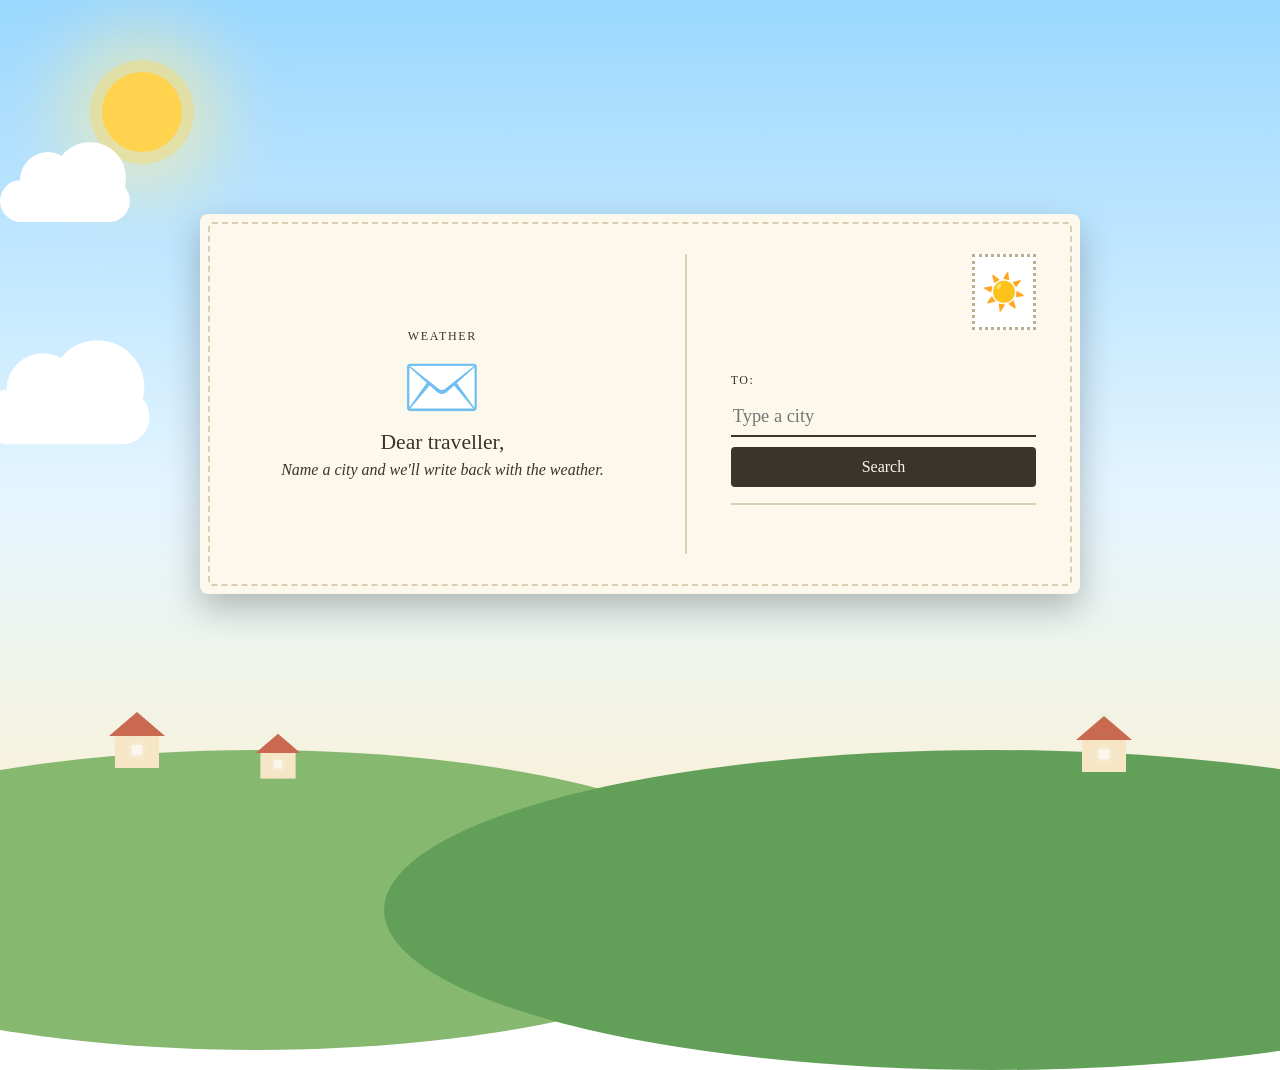
<file: index.html>
<!DOCTYPE html>
<html lang="en">
<head>
  <meta charset="UTF-8">
  <meta name="viewport" content="width=device-width, initial-scale=1.0">
  <title>Weather</title>
  <link rel="stylesheet" href="style.css">
</head>
<body>
  <div class="sky" aria-hidden="true">
    <div class="sun"></div>
    <div class="cloud cloud-one"></div>
    <div class="cloud cloud-two"></div>
  </div>

  <div class="land" aria-hidden="true">
    <div class="hill hill-one"></div>
    <div class="hill hill-two"></div>
    <div class="house house-one"></div>
    <div class="house house-two"></div>
    <div class="house house-three"></div>
  </div>

  <main class="postcard">
    <div class="message">
      <h1 class="title">Weather</h1>

      <div id="welcome">
        <div class="envelope" aria-hidden="true">&#9993;&#65039;</div>
        <h2>Dear traveller,</h2>
        <p>Name a city and we'll write back with the weather.</p>
      </div>

      <div id="result" hidden>
        <p class="small" id="greeting"></p>
        <h2 id="place"></h2>
        <p id="local-time"></p>
        <div class="big" id="temperature"></div>
        <p id="description"></p>
        <p id="feels-like"></p>
        <div class="stats">
          <div><small>Humidity</small><b id="humidity"></b></div>
          <div><small>Wind</small><b id="wind"></b></div>
        </div>
      </div>
    </div>

    <form class="address" id="search-form">
      <div class="stamp">
        <span id="stamp-emoji" aria-hidden="true">&#9728;&#65039;</span>
        <img id="stamp-icon" alt="" hidden>
      </div>
      <label for="city">To:</label>
      <input id="city" type="text" placeholder="Type a city">
      <button type="submit">Search</button>
      <p class="problem" id="problem" role="alert" hidden></p>
      <div class="rule"></div>
    </form>
  </main>

  <script src="greetings.js"></script>
  <script src="script.js"></script>
</body>
</html>
</file>
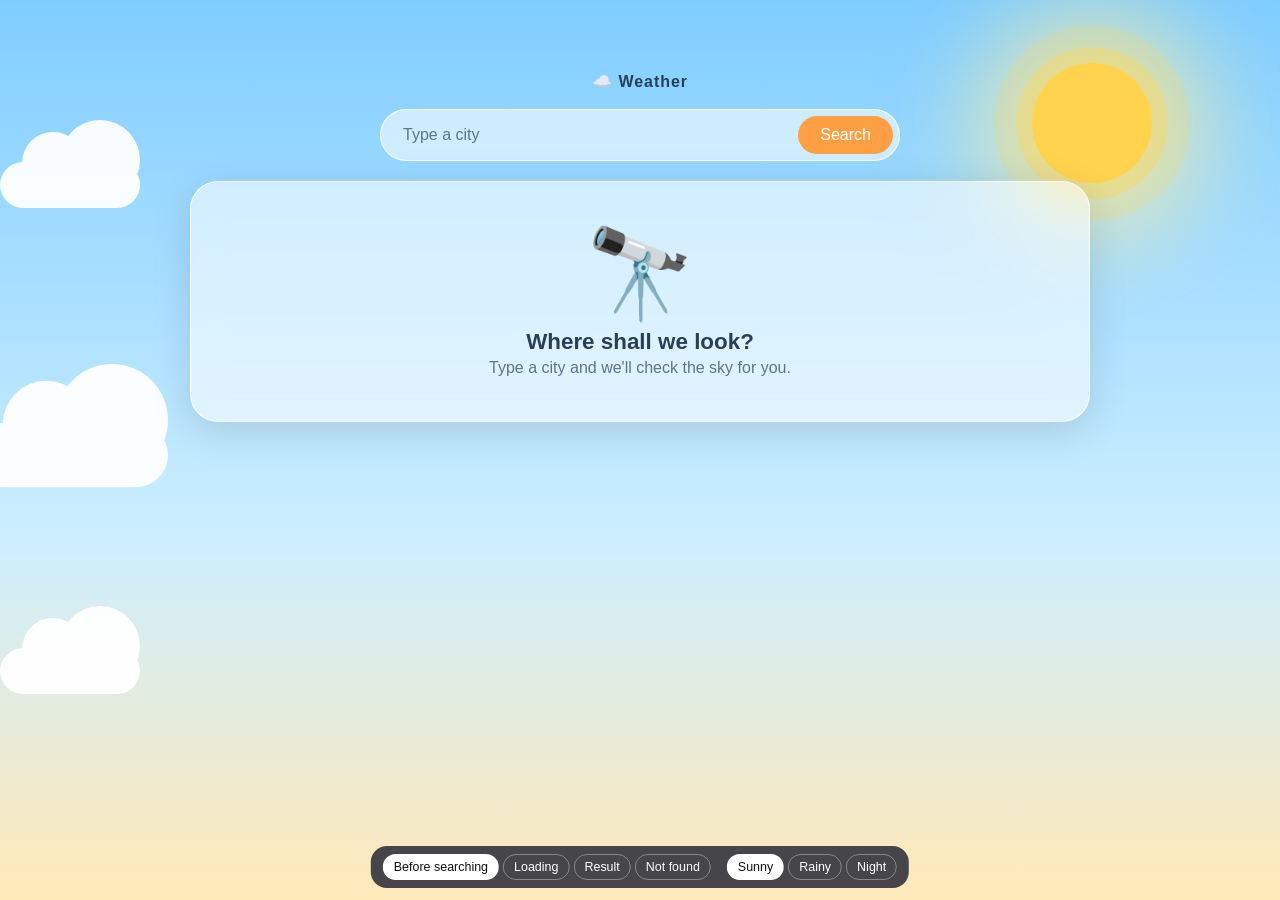
<file: mockups/open-sky.html>
<!DOCTYPE html>
<html lang="en">
<head>
  <meta charset="UTF-8">
  <meta name="viewport" content="width=device-width, initial-scale=1.0">
  <title>Mockup A - Open Sky</title>
  <style>
    * { box-sizing: border-box; }
    html, body { margin: 0; min-height: 100%; }
    body { font-family: "Avenir Next", "Segoe UI", Helvetica, Arial, sans-serif; }
    .sr { position: absolute; opacity: 0; pointer-events: none; }

    /* ---------- weather colours ---------- */
    .app {
      --ink: #27405a; --soft: #5b7590;
      --card: rgba(255,255,255,0.55); --edge: rgba(255,255,255,0.85);
      --btn: #ff9f43;
      position: relative; min-height: 100vh; overflow: hidden; color: var(--ink);
      display: flex; flex-direction: column; align-items: center;
      padding: 28px 16px 140px; gap: 20px;
    }
    #wr:checked ~ .app { --ink: #2b3645; --soft: #5d6b7c; --card: rgba(240,245,250,0.55); --btn: #5b8def; }
    #wn:checked ~ .app { --ink: #eef2ff; --soft: #b6c0e6; --card: rgba(25,32,70,0.55); --edge: rgba(160,175,255,0.35); --btn: #8d7bff; }

    /* show only the chosen weather / view */
    .ws, .wr, .wn { display: none; }
    #ws:checked ~ .app .ws, #wr:checked ~ .app .wr, #wn:checked ~ .app .wn { display: revert; }
    .p { display: none; }
    #v1:checked ~ .app .p1, #v2:checked ~ .app .p2, #v3:checked ~ .app .p3, #v4:checked ~ .app .p4 { display: flex; }

    /* ---------- the sky ---------- */
    .sky, .scene { position: absolute; inset: 0; z-index: 0; }
    .scene { display: none; }
    #ws:checked ~ .app .s-sun, #wr:checked ~ .app .s-rain, #wn:checked ~ .app .s-night { display: block; }
    .s-sun   { background: linear-gradient(#7fcdff, #cdeeff 60%, #ffe9b8); }
    .s-rain  { background: linear-gradient(#7d8a99, #aab6c3 70%, #c5ced8); }
    .s-night { background: linear-gradient(#0c1031, #262c68 75%, #3b3f86); }

    .sun {
      position: absolute; top: 7%; right: 10%; width: 120px; height: 120px; border-radius: 50%;
      background: #ffd34d;
      box-shadow: 0 0 0 16px rgba(255,211,77,0.35), 0 0 0 38px rgba(255,211,77,0.18), 0 0 90px 60px rgba(255,236,160,0.65);
      animation: glow 5s ease-in-out infinite alternate;
    }
    @keyframes glow { from { transform: scale(1); } to { transform: scale(1.07); } }

    .cloud {
      position: absolute; width: 140px; height: 46px; background: #fff; border-radius: 46px;
      opacity: 0.95; animation: drift linear infinite;
    }
    .cloud::before, .cloud::after { content: ""; position: absolute; background: inherit; border-radius: 50%; }
    .cloud::before { width: 62px; height: 62px; top: -30px; left: 22px; }
    .cloud::after  { width: 80px; height: 80px; top: -42px; left: 60px; }
    .s-rain .cloud { background: #8793a2; }
    @keyframes drift { from { transform: translateX(-220px); } to { transform: translateX(calc(100vw + 220px)); } }

    .rain {
      position: absolute; inset: 0;
      background-image: linear-gradient(104deg, transparent 46%, rgba(255,255,255,0.55) 47%, transparent 49%);
      background-size: 24px 64px; animation: fall 0.7s linear infinite;
    }
    .rain.two { background-size: 38px 100px; opacity: 0.5; animation-duration: 1.1s; }
    @keyframes fall { to { background-position: -24px 64px; } }

    .stars {
      position: absolute; inset: 0;
      background-image:
        radial-gradient(1.5px 1.5px at 20px 30px, #fff, transparent),
        radial-gradient(1px 1px at 80px 90px, #fff, transparent),
        radial-gradient(1.5px 1.5px at 140px 50px, #cfd8ff, transparent),
        radial-gradient(1px 1px at 60px 150px, #fff, transparent);
      background-size: 180px 180px; animation: twinkle 4s ease-in-out infinite alternate;
    }
    @keyframes twinkle { from { opacity: 0.5; } to { opacity: 1; } }
    .moon {
      position: absolute; top: 8%; right: 12%; width: 80px; height: 80px; border-radius: 50%;
      box-shadow: 16px 14px 0 0 #f6f1d6; filter: drop-shadow(0 0 18px rgba(246,241,214,0.55));
    }

    /* ---------- the page ---------- */
    .main { position: relative; z-index: 1; width: 100%; max-width: 520px; margin-top: 2vh; }
    .brand { text-align: center; font-weight: 600; letter-spacing: 0.06em; margin: 0 0 18px; }
    .p { flex-direction: column; gap: 20px; }

    .search {
      display: flex; gap: 8px; padding: 6px; border-radius: 999px;
      background: var(--card); border: 1px solid var(--edge); backdrop-filter: blur(10px);
    }
    .search input {
      flex: 1; min-width: 0; border: 0; background: transparent; color: var(--ink);
      padding: 10px 16px; font-size: 1rem; font-family: inherit; outline: none;
    }
    .search input::placeholder { color: var(--soft); }
    .search button {
      border: 0; border-radius: 999px; padding: 10px 22px; font-size: 1rem; font-family: inherit;
      background: var(--btn); color: #fff;
    }

    .card {
      background: var(--card); border: 1px solid var(--edge); backdrop-filter: blur(14px);
      border-radius: 28px; padding: 30px 24px; text-align: center;
      box-shadow: 0 10px 40px rgba(0,0,0,0.12);
    }
    .icon { font-size: 4.2rem; line-height: 1.1; }
    .card h2 { margin: 6px 0 4px; font-size: 1.4rem; font-weight: 600; }
    .card p { margin: 0; color: var(--soft); }
    .big { font-size: 5.2rem; font-weight: 200; line-height: 1; margin: 6px 0; }
    .desc { font-size: 1.1rem; margin-top: 6px !important; color: var(--ink) !important; }
    .stats { display: flex; justify-content: center; gap: 36px; margin-top: 22px; }
    .stats small { display: block; color: var(--soft); font-size: 0.75rem; letter-spacing: 0.08em; text-transform: uppercase; }
    .stats b { font-size: 1.2rem; font-weight: 600; }

    /* ---------- mockup controls (not part of the design) ---------- */
    .ctl {
      position: fixed; left: 50%; bottom: 12px; transform: translateX(-50%); z-index: 5;
      width: max-content; max-width: calc(100% - 24px);
      display: flex; flex-wrap: wrap; justify-content: center; gap: 8px 16px;
      background: rgba(20,24,40,0.78); color: #fff; padding: 8px 12px; border-radius: 16px; font-size: 0.78rem;
    }
    .grp { display: flex; flex-wrap: wrap; justify-content: center; gap: 4px; }
    .ctl label { padding: 5px 10px; border-radius: 999px; border: 1px solid rgba(255,255,255,0.35); cursor: pointer; }
    #v1:checked ~ .app label[for=v1], #v2:checked ~ .app label[for=v2], #v3:checked ~ .app label[for=v3], #v4:checked ~ .app label[for=v4],
    #ws:checked ~ .app label[for=ws], #wr:checked ~ .app label[for=wr], #wn:checked ~ .app label[for=wn] { background: #fff; color: #111; }

    /* ---------- laptop ---------- */
    @media (min-width: 900px) {
      .app { padding-top: 6vh; }
      .main { max-width: 900px; }
      .p { align-items: center; }
      .search { width: 520px; max-width: 100%; }
      .card { width: 100%; padding: 44px 56px; }
      .res { display: flex; align-items: center; justify-content: space-around; text-align: left; gap: 40px; }
      .res .lhs { text-align: center; }
      .res .rhs { text-align: left; }
      .res .stats { justify-content: flex-start; }
      .big { font-size: 7rem; }
      .icon { font-size: 5.5rem; }
    }
    @media (prefers-reduced-motion: reduce) { * { animation: none !important; } }
  </style>
</head>
<body>
  <input class="sr" type="radio" name="v" id="v1" checked><input class="sr" type="radio" name="v" id="v2"><input class="sr" type="radio" name="v" id="v3"><input class="sr" type="radio" name="v" id="v4">
  <input class="sr" type="radio" name="w" id="ws" checked><input class="sr" type="radio" name="w" id="wr"><input class="sr" type="radio" name="w" id="wn">

  <div class="app">
    <div class="sky">
      <div class="scene s-sun">
        <div class="sun"></div>
        <div class="cloud" style="top:18%;animation-duration:70s"></div>
        <div class="cloud" style="top:48%;animation-duration:95s;animation-delay:-40s;transform:scale(1.4)"></div>
        <div class="cloud" style="top:72%;animation-duration:80s;animation-delay:-20s"></div>
      </div>
      <div class="scene s-rain">
        <div class="cloud" style="top:8%;animation-duration:60s;transform:scale(1.6)"></div>
        <div class="cloud" style="top:30%;animation-duration:85s;animation-delay:-30s"></div>
        <div class="rain"></div><div class="rain two"></div>
      </div>
      <div class="scene s-night">
        <div class="stars"></div><div class="moon"></div>
        <div class="cloud" style="top:55%;animation-duration:100s;animation-delay:-50s;opacity:.18"></div>
      </div>
    </div>

    <div class="main">
      <p class="brand">&#9729;&#65039; Weather</p>

      <div class="p p1">
        <div class="search"><input type="text" placeholder="Type a city" aria-label="City"><button>Search</button></div>
        <div class="card">
          <div class="icon">&#128301;</div>
          <h2>Where shall we look?</h2>
          <p>Type a city and we'll check the sky for you.</p>
        </div>
      </div>

      <div class="p p2">
        <div class="search"><input type="text" value="Lowtide-on-Sea" aria-label="City"><button>Search</button></div>
        <div class="card">
          <div class="icon">&#127780;&#65039;</div>
          <h2>Loading...</h2>
          <p>Having a gentle look out of the window.</p>
        </div>
      </div>

      <div class="p p3">
        <div class="search"><input type="text" value="Lowtide-on-Sea" aria-label="City"><button>Search</button></div>
        <div class="card">
          <div class="res">
            <div class="lhs">
              <div class="icon"><span class="ws">&#9728;&#65039;</span><span class="wr">&#127783;&#65039;</span><span class="wn">&#127769;</span></div>
              <div class="big"><span class="ws">24</span><span class="wr">14</span><span class="wn">11</span>&deg;C</div>
            </div>
            <div class="rhs">
              <h2>Lowtide-on-Sea</h2>
              <p>Fictionland</p>
              <p class="desc"><span class="ws">Sunny with a few clouds</span><span class="wr">Light, steady rain</span><span class="wn">Clear and quiet</span></p>
              <div class="stats">
                <div><small>Humidity</small><b><span class="ws">58</span><span class="wr">82</span><span class="wn">64</span>%</b></div>
                <div><small>Wind</small><b><span class="ws">14</span><span class="wr">19</span><span class="wn">8</span> km/h</b></div>
              </div>
            </div>
          </div>
        </div>
      </div>

      <div class="p p4">
        <div class="search"><input type="text" value="Zzxqwv" aria-label="City"><button>Search</button></div>
        <div class="card">
          <div class="icon">&#129517;</div>
          <h2>Hmm, we couldn't find that place.</h2>
          <p>Could you check the spelling and try once more?</p>
        </div>
      </div>
    </div>

    <div class="ctl">
      <div class="grp"><label for="v1">Before searching</label><label for="v2">Loading</label><label for="v3">Result</label><label for="v4">Not found</label></div>
      <div class="grp"><label for="ws">Sunny</label><label for="wr">Rainy</label><label for="wn">Night</label></div>
    </div>
  </div>
</body>
</html>
</file>
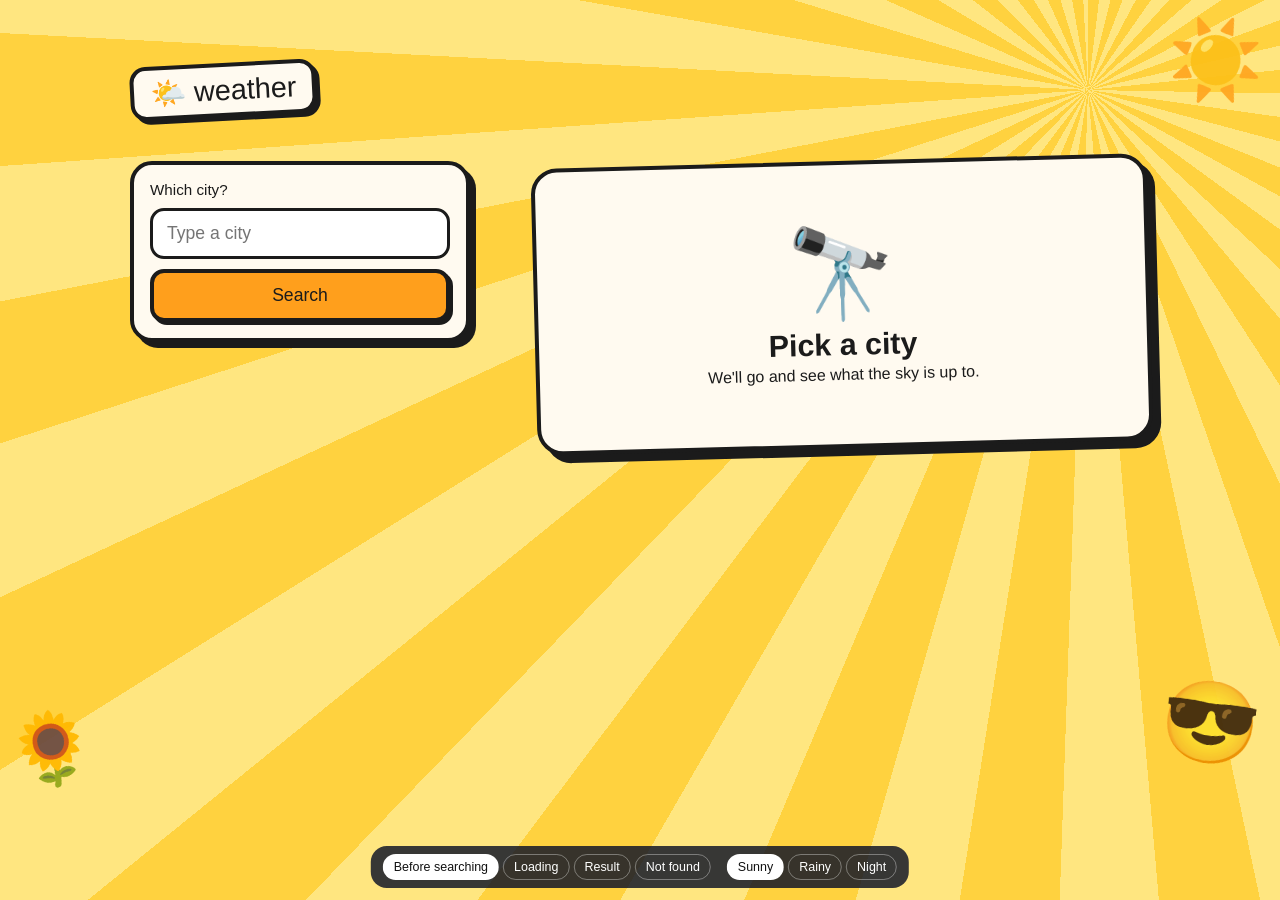
<file: mockups/sticker-sheet.html>
<!DOCTYPE html>
<html lang="en">
<head>
  <meta charset="UTF-8">
  <meta name="viewport" content="width=device-width, initial-scale=1.0">
  <title>Mockup B - Sticker Sheet</title>
  <style>
    * { box-sizing: border-box; }
    html, body { margin: 0; min-height: 100%; }
    body { font-family: "Arial Rounded MT Bold", "Trebuchet MS", Verdana, sans-serif; }
    .sr { position: absolute; opacity: 0; pointer-events: none; }

    /* ---------- weather colours: the whole page is a pattern ---------- */
    .app {
      --ink: #1b1b1b; --paper: #fffaf0; --accent: #ff9f1c;
      position: relative; min-height: 100vh; overflow: hidden; color: var(--ink);
      padding: 30px 18px 150px;
    }
    #ws:checked ~ .app {
      background: repeating-conic-gradient(from 0deg at 85% 10%, #ffd23f 0 7deg, #ffe680 7deg 14deg);
    }
    #wr:checked ~ .app {
      --accent: #4f8fd9;
      background-color: #7db3e8;
      background-image:
        radial-gradient(ellipse 3px 10px at 12px 14px, rgba(255,255,255,0.8) 95%, transparent),
        radial-gradient(ellipse 3px 10px at 44px 46px, rgba(255,255,255,0.8) 95%, transparent);
      background-size: 60px 60px; animation: drops 1.4s linear infinite;
    }
    @keyframes drops { to { background-position: 0 60px, 0 60px; } }
    #wn:checked ~ .app {
      --accent: #ffd23f;
      background-color: #1f2358;
      background-image:
        radial-gradient(2px 2px at 20px 30px, #fff, transparent),
        radial-gradient(3px 3px at 90px 70px, #ffe27a, transparent),
        radial-gradient(2px 2px at 150px 140px, #fff, transparent),
        radial-gradient(2px 2px at 50px 120px, #cfd8ff, transparent);
      background-size: 200px 200px;
    }

    .ws, .wr, .wn { display: none; }
    #ws:checked ~ .app .ws, #wr:checked ~ .app .wr, #wn:checked ~ .app .wn { display: revert; }
    .p { display: none; }
    #v1:checked ~ .app .p1, #v2:checked ~ .app .p2, #v3:checked ~ .app .p3, #v4:checked ~ .app .p4 { display: flex; }

    /* sticker doodles in the corners */
    .decos i { position: absolute; font-style: normal; font-size: 3.6rem; opacity: 0.95; pointer-events: none; }
    .decos i:nth-child(1) { top: 14px; right: 14px; transform: rotate(12deg); }
    .decos i:nth-child(2) { bottom: 110px; left: 8px; transform: rotate(-14deg); font-size: 4.4rem; }
    .decos i:nth-child(3) { bottom: 130px; right: 20px; transform: rotate(8deg); }

    /* ---------- layout ---------- */
    .wrap { position: relative; z-index: 1; max-width: 460px; margin: 0 auto; }
    .logo {
      display: inline-block; background: var(--paper); border: 4px solid var(--ink); border-radius: 16px;
      padding: 6px 16px; transform: rotate(-3deg); box-shadow: 4px 4px 0 var(--ink);
      font-size: 1.3rem; margin-bottom: 30px;
    }
    .p { flex-direction: column; gap: 34px; }

    .search {
      background: var(--paper); border: 4px solid var(--ink); border-radius: 22px; padding: 16px;
      box-shadow: 6px 6px 0 var(--ink); display: flex; flex-direction: column; gap: 10px;
    }
    .search label { font-size: 0.95rem; }
    .search input {
      border: 3px solid var(--ink); border-radius: 14px; padding: 12px 14px;
      font-size: 1.1rem; font-family: inherit; background: #fff;
    }
    .search button {
      border: 4px solid var(--ink); border-radius: 14px; padding: 12px; font-size: 1.1rem; font-family: inherit;
      background: var(--accent); color: var(--ink); box-shadow: 3px 3px 0 var(--ink);
    }

    .sticker {
      position: relative; background: var(--paper); border: 4px solid var(--ink); border-radius: 26px;
      padding: 40px 20px 46px; text-align: center; transform: rotate(-1.5deg); box-shadow: 8px 8px 0 var(--ink);
    }
    .sticker h2 { margin: 0 0 4px; font-size: 1.4rem; }
    .sticker p { margin: 4px 0 0; font-family: "Trebuchet MS", Verdana, sans-serif; }
    .icon { font-size: 4.2rem; line-height: 1.2; }
    .temp {
      position: absolute; top: -34px; right: -10px; width: 118px; height: 118px; border-radius: 50%;
      background: var(--accent); border: 4px solid var(--ink); box-shadow: 4px 4px 0 var(--ink);
      display: flex; align-items: center; justify-content: center; font-size: 2.1rem; transform: rotate(8deg);
    }
    .pills { position: absolute; left: 0; right: 0; bottom: -22px; display: flex; justify-content: center; gap: 12px; }
    .pill {
      background: #fff; border: 3px solid var(--ink); border-radius: 999px; padding: 6px 14px;
      font-size: 0.95rem; transform: rotate(2deg);
    }
    .pill + .pill { transform: rotate(-2deg); }

    /* ---------- mockup controls (not part of the design) ---------- */
    .ctl {
      position: fixed; left: 50%; bottom: 12px; transform: translateX(-50%); z-index: 5;
      width: max-content; max-width: calc(100% - 24px);
      display: flex; flex-wrap: wrap; justify-content: center; gap: 8px 16px;
      background: rgba(20,24,40,0.85); color: #fff; padding: 8px 12px; border-radius: 16px; font-size: 0.78rem;
    }
    .grp { display: flex; flex-wrap: wrap; justify-content: center; gap: 4px; }
    .ctl label { padding: 5px 10px; border-radius: 999px; border: 1px solid rgba(255,255,255,0.35); cursor: pointer; }
    #v1:checked ~ .app label[for=v1], #v2:checked ~ .app label[for=v2], #v3:checked ~ .app label[for=v3], #v4:checked ~ .app label[for=v4],
    #ws:checked ~ .app label[for=ws], #wr:checked ~ .app label[for=wr], #wn:checked ~ .app label[for=wn] { background: #fff; color: #111; }

    /* ---------- laptop: search on the left, sticker on the right ---------- */
    @media (min-width: 900px) {
      .app { padding-top: 7vh; }
      .wrap { max-width: 1020px; }
      .logo { font-size: 1.8rem; margin-bottom: 44px; }
      .p { flex-direction: row; align-items: flex-start; gap: 64px; }
      .search { flex: 0 0 340px; }
      .sticker { flex: 1; padding: 56px 40px 60px; }
      .temp { width: 150px; height: 150px; font-size: 2.8rem; top: -44px; right: -14px; }
      .icon { font-size: 5.5rem; }
      .sticker h2 { font-size: 1.9rem; }
      .decos i { font-size: 5rem; }
    }
    @media (prefers-reduced-motion: reduce) { * { animation: none !important; } }
  </style>
</head>
<body>
  <input class="sr" type="radio" name="v" id="v1" checked><input class="sr" type="radio" name="v" id="v2"><input class="sr" type="radio" name="v" id="v3"><input class="sr" type="radio" name="v" id="v4">
  <input class="sr" type="radio" name="w" id="ws" checked><input class="sr" type="radio" name="w" id="wr"><input class="sr" type="radio" name="w" id="wn">

  <div class="app">
    <div class="decos ws"><i>&#9728;&#65039;</i><i>&#127803;</i><i>&#128526;</i></div>
    <div class="decos wr"><i>&#9748;</i><i>&#127784;&#65039;</i><i>&#128167;</i></div>
    <div class="decos wn"><i>&#127769;</i><i>&#11088;</i><i>&#129417;</i></div>

    <div class="wrap">
      <div class="logo">&#127780;&#65039; weather</div>

      <div class="p p1">
        <div class="search"><label>Which city?</label><input type="text" placeholder="Type a city" aria-label="City"><button>Search</button></div>
        <div class="sticker">
          <div class="icon">&#128301;</div>
          <h2>Pick a city</h2>
          <p>We'll go and see what the sky is up to.</p>
        </div>
      </div>

      <div class="p p2">
        <div class="search"><label>Which city?</label><input type="text" value="Lowtide-on-Sea" aria-label="City"><button>Search</button></div>
        <div class="sticker">
          <div class="icon">&#9203;</div>
          <h2>Loading...</h2>
          <p>Just a moment, we're fetching it for you.</p>
        </div>
      </div>

      <div class="p p3">
        <div class="search"><label>Which city?</label><input type="text" value="Lowtide-on-Sea" aria-label="City"><button>Search</button></div>
        <div class="sticker">
          <div class="temp"><span class="ws">24</span><span class="wr">14</span><span class="wn">11</span>&deg;C</div>
          <div class="icon"><span class="ws">&#9728;&#65039;</span><span class="wr">&#127783;&#65039;</span><span class="wn">&#127769;</span></div>
          <h2>Lowtide-on-Sea, Fictionland</h2>
          <p><span class="ws">Sunny with a few clouds</span><span class="wr">Light, steady rain</span><span class="wn">Clear and quiet</span></p>
          <div class="pills">
            <span class="pill">Humidity <span class="ws">58</span><span class="wr">82</span><span class="wn">64</span>%</span>
            <span class="pill">Wind <span class="ws">14</span><span class="wr">19</span><span class="wn">8</span> km/h</span>
          </div>
        </div>
      </div>

      <div class="p p4">
        <div class="search"><label>Which city?</label><input type="text" value="Zzxqwv" aria-label="City"><button>Search</button></div>
        <div class="sticker">
          <div class="icon">&#129517;</div>
          <h2>Hmm, we couldn't find that place.</h2>
          <p>Could you check the spelling and try once more?</p>
        </div>
      </div>
    </div>

    <div class="ctl">
      <div class="grp"><label for="v1">Before searching</label><label for="v2">Loading</label><label for="v3">Result</label><label for="v4">Not found</label></div>
      <div class="grp"><label for="ws">Sunny</label><label for="wr">Rainy</label><label for="wn">Night</label></div>
    </div>
  </div>
</body>
</html>
</file>
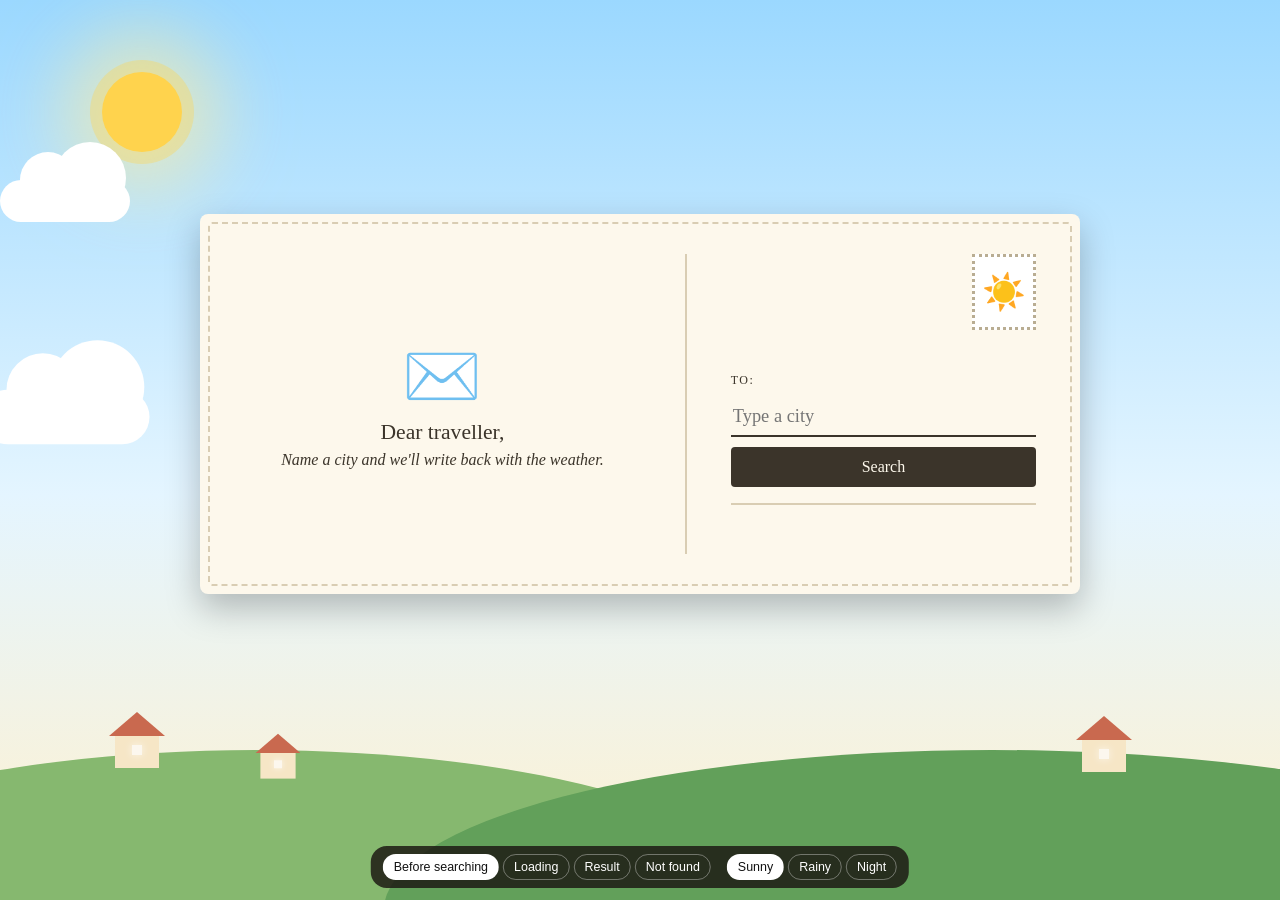
<file: mockups/weather-postcard.html>
<!DOCTYPE html>
<html lang="en">
<head>
  <meta charset="UTF-8">
  <meta name="viewport" content="width=device-width, initial-scale=1.0">
  <title>Mockup C - Weather Postcard</title>
  <style>
    * { box-sizing: border-box; }
    html, body { margin: 0; min-height: 100%; }
    body { font-family: Georgia, "Times New Roman", serif; }
    .sr { position: absolute; opacity: 0; pointer-events: none; }

    .app {
      --ink: #3b342a; --paper: #fdf8ec; --line: #d9cdb3;
      --hill1: #86b86f; --hill2: #62a05a; --house: #f6e6c6; --roof: #c9694f; --win: rgba(255,255,255,0.7);
      position: relative; min-height: 100vh; overflow: hidden; color: var(--ink);
      display: flex; flex-direction: column; align-items: center; justify-content: center;
      padding: 28px 16px 150px;
    }
    #wr:checked ~ .app { --hill1: #6f9484; --hill2: #55796a; --house: #e9e2d6; --roof: #85625b; --paper: #f7f3ea; }
    #wn:checked ~ .app { --hill1: #22434f; --hill2: #17313b; --house: #3d4a70; --roof: #2a3354; --win: #ffd966; --paper: #f1ead6; }

    .ws, .wr, .wn { display: none; }
    #ws:checked ~ .app .ws, #wr:checked ~ .app .wr, #wn:checked ~ .app .wn { display: revert; }
    .p { display: none; }
    #v1:checked ~ .app .p1, #v2:checked ~ .app .p2, #v3:checked ~ .app .p3, #v4:checked ~ .app .p4 { display: flex; }

    /* ---------- sky ---------- */
    .scene { position: absolute; inset: 0; display: none; }
    #ws:checked ~ .app .s-sun, #wr:checked ~ .app .s-rain, #wn:checked ~ .app .s-night { display: block; }
    .s-sun   { background: linear-gradient(#9bd8ff, #e4f5ff 55%, #fff1cf); }
    .s-rain  { background: linear-gradient(#8e9aa8, #b9c3ce 70%, #d3dae2); }
    .s-night { background: linear-gradient(#10143a, #2b3170 70%, #454a95); }
    .sun {
      position: absolute; top: 8%; left: 8%; width: 80px; height: 80px; border-radius: 50%; background: #ffd34d;
      box-shadow: 0 0 0 12px rgba(255,211,77,0.35), 0 0 70px 40px rgba(255,236,160,0.6);
    }
    .cloud { position: absolute; width: 130px; height: 42px; background: #fff; border-radius: 42px; animation: drift linear infinite; }
    .cloud::before, .cloud::after { content: ""; position: absolute; background: inherit; border-radius: 50%; }
    .cloud::before { width: 56px; height: 56px; top: -28px; left: 20px; }
    .cloud::after  { width: 72px; height: 72px; top: -38px; left: 54px; }
    .s-rain .cloud { background: #8a96a5; }
    @keyframes drift { from { transform: translateX(-200px); } to { transform: translateX(calc(100vw + 200px)); } }
    .rain {
      position: absolute; inset: 0;
      background-image: linear-gradient(104deg, transparent 46%, rgba(255,255,255,0.5) 47%, transparent 49%);
      background-size: 26px 70px; animation: fall 0.8s linear infinite;
    }
    @keyframes fall { to { background-position: -26px 70px; } }
    .stars {
      position: absolute; inset: 0;
      background-image:
        radial-gradient(1.5px 1.5px at 20px 30px, #fff, transparent),
        radial-gradient(1px 1px at 80px 90px, #fff, transparent),
        radial-gradient(1.5px 1.5px at 140px 50px, #cfd8ff, transparent),
        radial-gradient(1px 1px at 60px 150px, #fff, transparent);
      background-size: 180px 180px; animation: twinkle 4s ease-in-out infinite alternate;
    }
    @keyframes twinkle { from { opacity: 0.5; } to { opacity: 1; } }
    .moon { position: absolute; top: 8%; left: 10%; width: 64px; height: 64px; border-radius: 50%; box-shadow: 13px 11px 0 0 #f6f1d6; filter: drop-shadow(0 0 14px rgba(246,241,214,0.5)); }

    /* ---------- little landscape along the bottom ---------- */
    .land { position: absolute; left: 0; right: 0; bottom: 0; height: 260px; z-index: 0; }
    .hill { position: absolute; border-radius: 50%; }
    .h1 { left: -20%; bottom: -150px; width: 80%; height: 300px; background: var(--hill1); }
    .h2 { right: -25%; bottom: -170px; width: 95%; height: 320px; background: var(--hill2); }
    .house { position: absolute; width: 44px; height: 34px; background: var(--house); }
    .house::before {
      content: ""; position: absolute; top: -22px; left: -6px;
      border-left: 28px solid transparent; border-right: 28px solid transparent; border-bottom: 24px solid var(--roof);
    }
    .house::after { content: ""; position: absolute; left: 17px; top: 11px; width: 10px; height: 10px; background: var(--win); box-shadow: 0 0 8px var(--win); }
    #wn:checked ~ .app .house::after { box-shadow: 0 0 12px 3px rgba(255,217,102,0.8); }

    /* ---------- the postcard ---------- */
    .postcard {
      position: relative; z-index: 1; width: 100%; max-width: 480px;
      background: var(--paper); border-radius: 8px; padding: 26px 22px;
      box-shadow: 0 14px 34px rgba(0,0,0,0.25); flex-direction: column; gap: 22px;
    }
    .postcard::before { content: ""; position: absolute; inset: 8px; border: 2px dashed var(--line); border-radius: 4px; pointer-events: none; }
    .msg { text-align: center; position: relative; }
    .addr { order: -1; position: relative; display: flex; flex-direction: column; gap: 10px; }
    .stamp {
      align-self: flex-end; width: 64px; height: 76px; background: #fff; border: 3px dotted #b9ad92;
      display: flex; align-items: center; justify-content: center; font-size: 2.2rem; margin-bottom: 2px;
    }
    .addr label { font-size: 0.75rem; letter-spacing: 0.12em; text-transform: uppercase; }
    .addr input {
      border: 0; border-bottom: 2px solid var(--ink); background: transparent;
      padding: 8px 2px; font-size: 1.15rem; font-family: inherit; color: var(--ink); outline: none;
    }
    .addr button {
      border: 0; border-radius: 4px; padding: 11px; font-size: 1rem; font-family: inherit;
      background: var(--ink); color: var(--paper);
    }
    .rule { height: 2px; background: var(--line); margin-top: 6px; }

    .small { font-size: 0.75rem; letter-spacing: 0.14em; text-transform: uppercase; margin: 0; }
    .msg h2 { margin: 4px 0 6px; font-size: 1.35rem; font-weight: normal; }
    .msg p { margin: 0; font-style: italic; }
    .big { font-size: 4.4rem; line-height: 1; margin: 6px 0; }
    .icon { font-size: 3.2rem; line-height: 1.2; }
    .stats { display: flex; justify-content: center; gap: 28px; margin-top: 16px; padding-top: 12px; border-top: 2px solid var(--ink); }
    .stats small { display: block; font-size: 0.7rem; letter-spacing: 0.1em; text-transform: uppercase; }
    .stats b { font-size: 1.15rem; font-weight: normal; }

    /* ---------- mockup controls (not part of the design) ---------- */
    .ctl {
      position: fixed; left: 50%; bottom: 12px; transform: translateX(-50%); z-index: 5;
      width: max-content; max-width: calc(100% - 24px);
      display: flex; flex-wrap: wrap; justify-content: center; gap: 8px 16px;
      background: rgba(30,26,20,0.85); color: #fff; padding: 8px 12px; border-radius: 16px;
      font-family: "Segoe UI", Helvetica, Arial, sans-serif; font-size: 0.78rem;
    }
    .grp { display: flex; flex-wrap: wrap; justify-content: center; gap: 4px; }
    .ctl label { padding: 5px 10px; border-radius: 999px; border: 1px solid rgba(255,255,255,0.35); cursor: pointer; }
    #v1:checked ~ .app label[for=v1], #v2:checked ~ .app label[for=v2], #v3:checked ~ .app label[for=v3], #v4:checked ~ .app label[for=v4],
    #ws:checked ~ .app label[for=ws], #wr:checked ~ .app label[for=wr], #wn:checked ~ .app label[for=wn] { background: #fff; color: #111; }

    /* ---------- laptop: the postcard turns landscape ---------- */
    @media (min-width: 900px) {
      .app { padding-bottom: 120px; }
      .postcard { max-width: 880px; flex-direction: row; align-items: stretch; gap: 0; padding: 40px 44px; min-height: 380px; }
      .msg { flex: 1.3; display: flex; flex-direction: column; justify-content: center; padding-right: 44px; border-right: 2px solid var(--line); }
      .addr { order: 0; flex: 1; padding-left: 44px; justify-content: center; }
      .big { font-size: 5.6rem; }
      .icon { font-size: 4rem; }
      .stamp { position: absolute; top: 0; right: 0; }
      .addr { padding-top: 70px; }
    }
    @media (prefers-reduced-motion: reduce) { * { animation: none !important; } }
  </style>
</head>
<body>
  <input class="sr" type="radio" name="v" id="v1" checked><input class="sr" type="radio" name="v" id="v2"><input class="sr" type="radio" name="v" id="v3"><input class="sr" type="radio" name="v" id="v4">
  <input class="sr" type="radio" name="w" id="ws" checked><input class="sr" type="radio" name="w" id="wr"><input class="sr" type="radio" name="w" id="wn">

  <div class="app">
    <div class="scene s-sun">
      <div class="sun"></div>
      <div class="cloud" style="top:20%;animation-duration:75s"></div>
      <div class="cloud" style="top:44%;animation-duration:100s;animation-delay:-45s;transform:scale(1.3)"></div>
    </div>
    <div class="scene s-rain">
      <div class="cloud" style="top:8%;animation-duration:65s;transform:scale(1.6)"></div>
      <div class="cloud" style="top:30%;animation-duration:90s;animation-delay:-35s"></div>
      <div class="rain"></div>
    </div>
    <div class="scene s-night">
      <div class="stars"></div><div class="moon"></div>
    </div>

    <div class="land">
      <div class="hill h1"></div><div class="hill h2"></div>
      <div class="house" style="left:9%;bottom:132px"></div>
      <div class="house" style="left:20%;bottom:118px;transform:scale(.8)"></div>
      <div class="house" style="right:12%;bottom:128px"></div>
    </div>

    <div class="p p1 postcard">
      <div class="msg"><div class="icon">&#9993;&#65039;</div><h2>Dear traveller,</h2><p>Name a city and we'll write back with the weather.</p></div>
      <div class="addr"><div class="stamp"><span class="ws">&#9728;&#65039;</span><span class="wr">&#127783;&#65039;</span><span class="wn">&#127769;</span></div>
        <label>To:</label><input type="text" placeholder="Type a city" aria-label="City"><button>Search</button><div class="rule"></div></div>
    </div>

    <div class="p p2 postcard">
      <div class="msg"><div class="icon">&#128236;</div><h2>Loading...</h2><p>Writing it all down for you.</p></div>
      <div class="addr"><div class="stamp"><span class="ws">&#9728;&#65039;</span><span class="wr">&#127783;&#65039;</span><span class="wn">&#127769;</span></div>
        <label>To:</label><input type="text" value="Lowtide-on-Sea" aria-label="City"><button>Search</button><div class="rule"></div></div>
    </div>

    <div class="p p3 postcard">
      <div class="msg">
        <p class="small">Greetings from</p>
        <h2>Lowtide-on-Sea, Fictionland</h2>
        <div class="big"><span class="ws">24</span><span class="wr">14</span><span class="wn">11</span>&deg;C</div>
        <p><span class="ws">Sunny with a few clouds</span><span class="wr">Light, steady rain</span><span class="wn">Clear and quiet</span></p>
        <div class="stats">
          <div><small>Humidity</small><b><span class="ws">58</span><span class="wr">82</span><span class="wn">64</span>%</b></div>
          <div><small>Wind</small><b><span class="ws">14</span><span class="wr">19</span><span class="wn">8</span> km/h</b></div>
        </div>
      </div>
      <div class="addr"><div class="stamp"><span class="ws">&#9728;&#65039;</span><span class="wr">&#127783;&#65039;</span><span class="wn">&#127769;</span></div>
        <label>To:</label><input type="text" value="Lowtide-on-Sea" aria-label="City"><button>Search</button><div class="rule"></div></div>
    </div>

    <div class="p p4 postcard">
      <div class="msg"><div class="icon">&#129517;</div><h2>Hmm, we couldn't find that place.</h2><p>Could you check the spelling and try once more?</p></div>
      <div class="addr"><div class="stamp"><span class="ws">&#9728;&#65039;</span><span class="wr">&#127783;&#65039;</span><span class="wn">&#127769;</span></div>
        <label>To:</label><input type="text" value="Zzxqwv" aria-label="City"><button>Search</button><div class="rule"></div></div>
    </div>

    <div class="ctl">
      <div class="grp"><label for="v1">Before searching</label><label for="v2">Loading</label><label for="v3">Result</label><label for="v4">Not found</label></div>
      <div class="grp"><label for="ws">Sunny</label><label for="wr">Rainy</label><label for="wn">Night</label></div>
    </div>
  </div>
</body>
</html>
</file>
<file: style.css>
* { box-sizing: border-box; }

html, body { margin: 0; }

body {
  --ink: #3b342a;
  --paper: #fdf8ec;
  --line: #d9cdb3;
  --hill-one: #86b86f;
  --hill-two: #62a05a;
  --house: #f6e6c6;
  --roof: #c9694f;
  --window: rgba(255, 255, 255, 0.7);

  position: relative;
  min-height: 100vh;
  overflow: hidden;
  display: flex;
  align-items: center;
  justify-content: center;
  padding: 28px 16px 120px;
  font-family: Georgia, "Times New Roman", serif;
  color: var(--ink);
}

/* ---------- sky ---------- */
.sky {
  position: absolute;
  inset: 0;
  background: linear-gradient(#9bd8ff, #e4f5ff 55%, #fff1cf);
}

.sun {
  position: absolute;
  top: 8%;
  left: 8%;
  width: 80px;
  height: 80px;
  border-radius: 50%;
  background: #ffd34d;
  box-shadow: 0 0 0 12px rgba(255, 211, 77, 0.35), 0 0 70px 40px rgba(255, 236, 160, 0.6);
}

.cloud {
  position: absolute;
  width: 130px;
  height: 42px;
  background: #fff;
  border-radius: 42px;
  animation: drift linear infinite;
}

.cloud::before,
.cloud::after {
  content: "";
  position: absolute;
  background: inherit;
  border-radius: 50%;
}

.cloud::before { width: 56px; height: 56px; top: -28px; left: 20px; }
.cloud::after { width: 72px; height: 72px; top: -38px; left: 54px; }

.cloud-one { top: 20%; animation-duration: 75s; }
.cloud-two { top: 44%; animation-duration: 100s; animation-delay: -45s; transform: scale(1.3); }

@keyframes drift {
  from { transform: translateX(-200px); }
  to { transform: translateX(calc(100vw + 200px)); }
}

/* ---------- little landscape ---------- */
.land {
  position: absolute;
  left: 0;
  right: 0;
  bottom: 0;
  height: 260px;
}

.hill { position: absolute; border-radius: 50%; }
.hill-one { left: -20%; bottom: -150px; width: 80%; height: 300px; background: var(--hill-one); }
.hill-two { right: -25%; bottom: -170px; width: 95%; height: 320px; background: var(--hill-two); }

.house { position: absolute; width: 44px; height: 34px; background: var(--house); }

.house::before {
  content: "";
  position: absolute;
  top: -22px;
  left: -6px;
  border-left: 28px solid transparent;
  border-right: 28px solid transparent;
  border-bottom: 24px solid var(--roof);
}

.house::after {
  content: "";
  position: absolute;
  left: 17px;
  top: 11px;
  width: 10px;
  height: 10px;
  background: var(--window);
  box-shadow: 0 0 8px var(--window);
}

.house-one { left: 9%; bottom: 132px; }
.house-two { left: 20%; bottom: 118px; transform: scale(0.8); }
.house-three { right: 12%; bottom: 128px; }

/* ---------- postcard (phone: search on top, message below) ---------- */
.postcard {
  position: relative;
  width: 100%;
  max-width: 480px;
  display: flex;
  flex-direction: column;
  gap: 22px;
  padding: 26px 22px;
  background: var(--paper);
  border-radius: 8px;
  box-shadow: 0 14px 34px rgba(0, 0, 0, 0.25);
}

.postcard::before {
  content: "";
  position: absolute;
  inset: 8px;
  border: 2px dashed var(--line);
  border-radius: 4px;
  pointer-events: none;
}

.message {
  position: relative;
  text-align: center;
}

.title {
  margin: 0 0 6px;
  font-size: 0.75rem;
  font-weight: normal;
  letter-spacing: 0.14em;
  text-transform: uppercase;
}

.envelope { font-size: 3.2rem; line-height: 1.2; }

.message h2 { margin: 4px 0 6px; font-size: 1.35rem; font-weight: normal; }
.message p { margin: 0; font-style: italic; }

.address {
  order: -1;
  position: relative;
  display: flex;
  flex-direction: column;
  gap: 10px;
}

.stamp {
  align-self: flex-end;
  width: 64px;
  height: 76px;
  margin-bottom: 2px;
  display: flex;
  align-items: center;
  justify-content: center;
  background: #fff;
  border: 3px dotted #b9ad92;
  font-size: 2.2rem;
}

.address label {
  font-size: 0.75rem;
  letter-spacing: 0.12em;
  text-transform: uppercase;
}

.address input {
  padding: 8px 2px;
  border: 0;
  border-bottom: 2px solid var(--ink);
  background: transparent;
  font-family: inherit;
  font-size: 1.15rem;
  color: var(--ink);
  outline: none;
}

.address button {
  padding: 11px;
  border: 0;
  border-radius: 4px;
  background: var(--ink);
  color: var(--paper);
  font-family: inherit;
  font-size: 1rem;
}

.rule { height: 2px; margin-top: 6px; background: var(--line); }

/* ---------- weather result ---------- */
[hidden] { display: none !important; }

.stamp img { width: 56px; height: 56px; }

#result p { margin: 0; font-style: italic; }
#result .small {
  font-size: 0.75rem;
  font-style: normal;
  letter-spacing: 0.14em;
  text-transform: uppercase;
}
#result h2 { margin: 4px 0 6px; font-size: 1.35rem; font-weight: normal; overflow-wrap: anywhere; }
#local-time { font-size: 0.9rem; }
#feels-like { margin-top: 4px !important; font-size: 0.95rem; }

.big { margin: 6px 0; font-size: 4.4rem; line-height: 1; }

.stats {
  display: flex;
  justify-content: center;
  gap: 28px;
  margin-top: 16px;
  padding-top: 12px;
  border-top: 2px solid var(--ink);
}
.stats small { display: block; font-size: 0.7rem; letter-spacing: 0.1em; text-transform: uppercase; }
.stats b { font-size: 1.15rem; font-weight: normal; }

.problem { margin: 4px 0 0; font-size: 0.95rem; }

/* ---------- laptop: the postcard turns landscape ---------- */
@media (min-width: 900px) {
  .postcard {
    max-width: 880px;
    min-height: 380px;
    flex-direction: row;
    align-items: stretch;
    gap: 0;
    padding: 40px 44px;
  }

  .message {
    flex: 1.3;
    display: flex;
    flex-direction: column;
    justify-content: center;
    padding-right: 44px;
    border-right: 2px solid var(--line);
  }

  .address {
    order: 0;
    flex: 1;
    justify-content: center;
    padding: 70px 0 0 44px;
  }

  .stamp { position: absolute; top: 0; right: 0; }
  .envelope { font-size: 4rem; }
  .big { font-size: 5.6rem; }
}

@media (prefers-reduced-motion: reduce) {
  .cloud { animation: none; }
}
</file>
